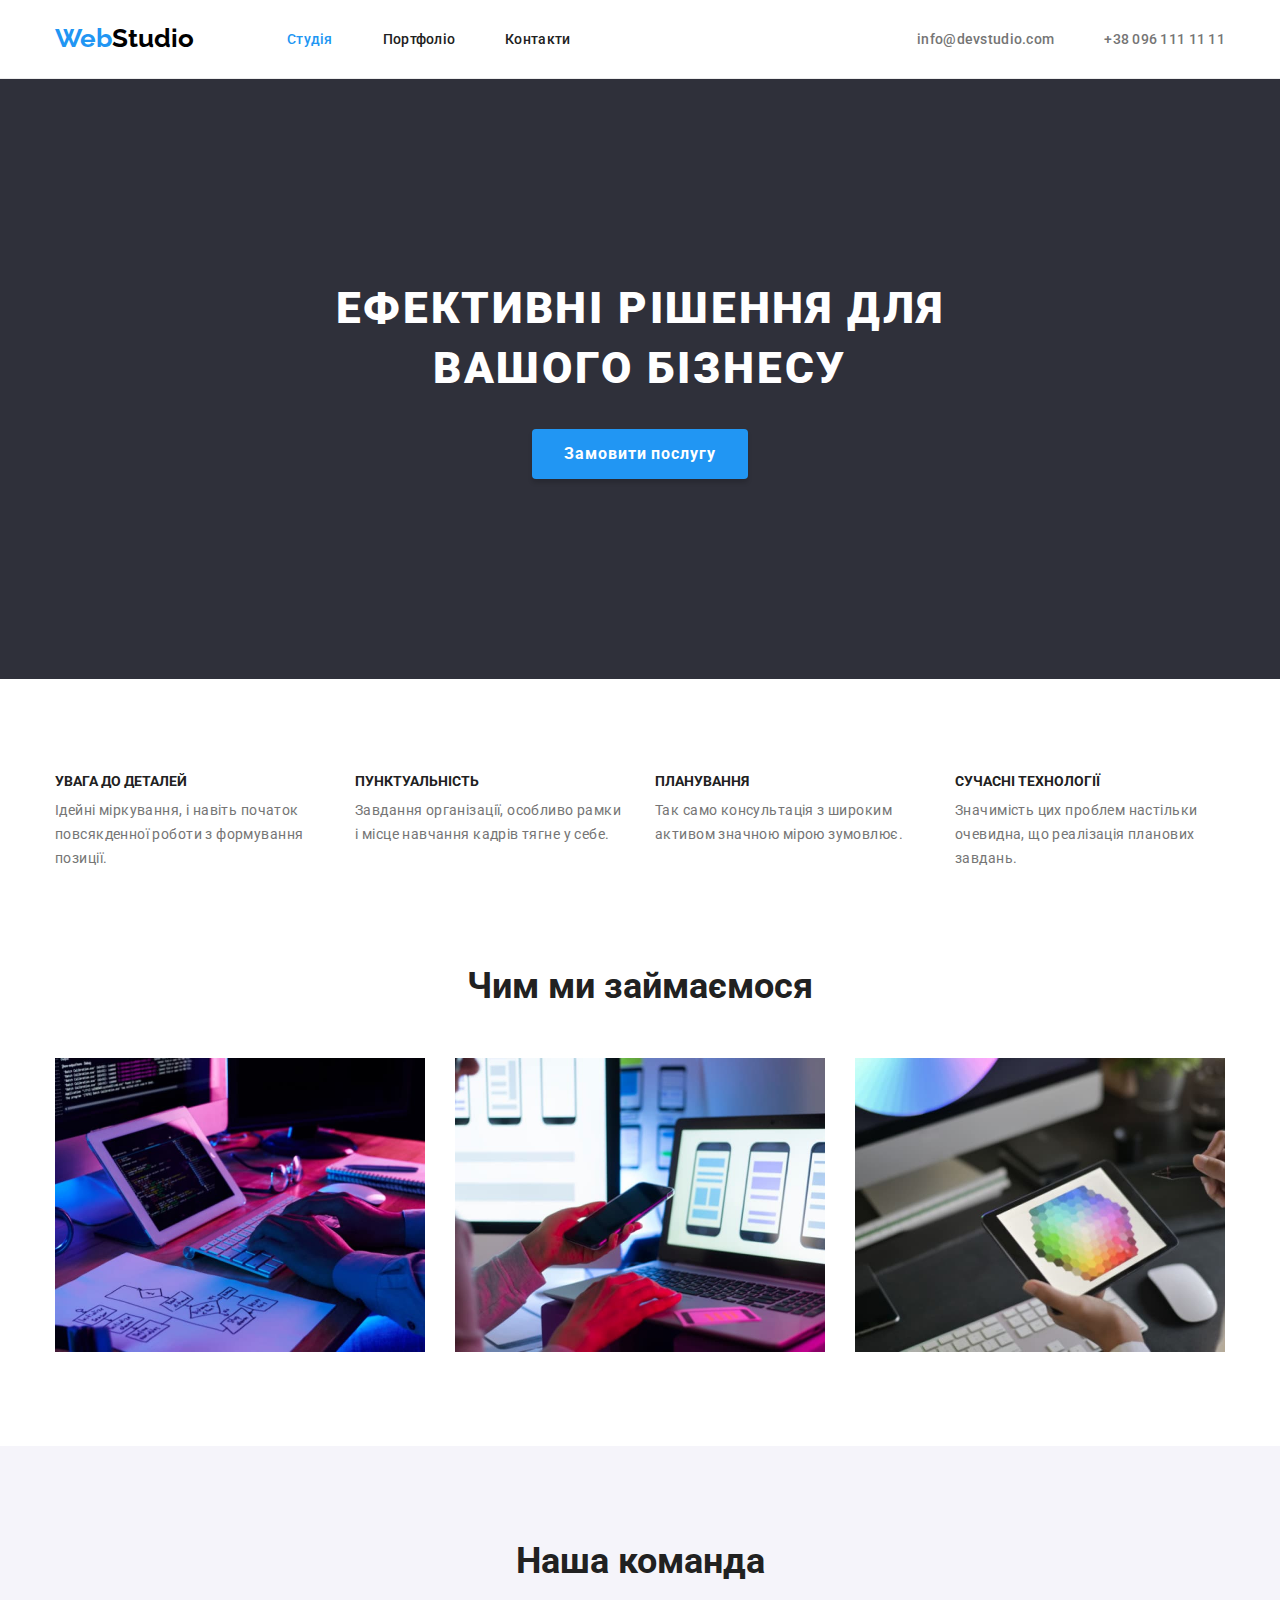
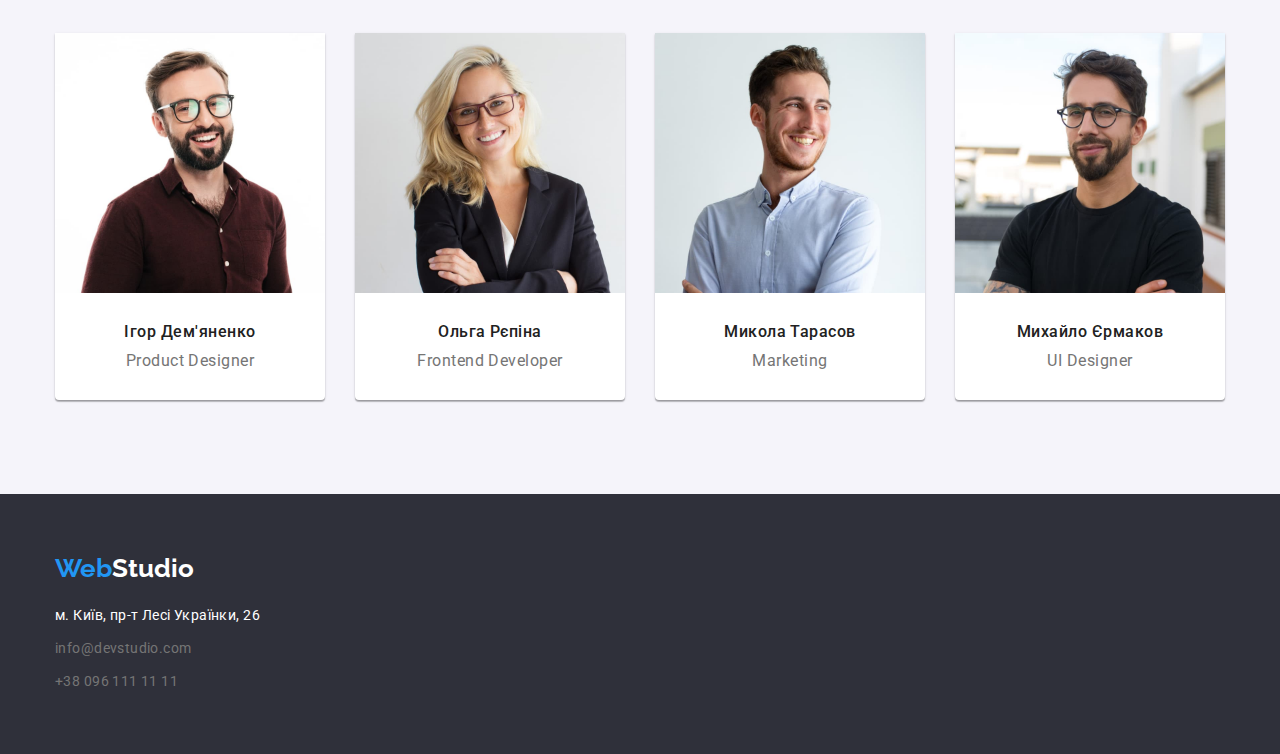
<file: index.html>
<!DOCTYPE html>
<html lang="uk">
  <head>
    <meta charset="UTF-8" />
    <meta http-equiv="X-UA-Compatible" content="IE=edge" />
    <meta name="viewport" content="width=device-width, initial-scale=1.0" />
    <link rel="preconnect" href="https://fonts.googleapis.com" />
    <link rel="preconnect" href="https://fonts.gstatic.com" crossorigin />
    <link
      href="https://fonts.googleapis.com/css2?family=Raleway:wght@700&family=Roboto:wght@400;500;700;900&display=swap"
      rel="stylesheet"
    />
    <link
      rel="stylesheet"
      href="https://cdnjs.cloudflare.com/ajax/libs/modern-normalize/1.1.0/modern-normalize.css"
      integrity="sha512-Y0MM+V6ymRKN2zStTqzQ227DWhhp4Mzdo6gnlRnuaNCbc+YN/ZH0sBCLTM4M0oSy9c9VKiCvd4Jk44aCLrNS5Q=="
      crossorigin="anonymous"
      referrerpolicy="no-referrer"
    />
    <link rel="stylesheet" href="./css/styles.css" />
    <title>WebStudio</title>
  </head>
  <body>
    <header class="index-header">
      <div class="container header-container">
        <a href="./index.html" class="logo-header"
          ><span class="active">Web</span>Studio</a
        >
        <nav>
          <ul class="list nav-items">
            <li><a href="./index.html" class="active nav-item">Студія</a></li>
            <li>
              <a href="./portfolio.html" class="nav-item black-heading"
                >Портфоліо</a
              >
            </li>
            <li><a href="" class="nav-item black-heading">Контакти</a></li>
          </ul>
        </nav>
        <ul class="list header-contacts">
          <li>
            <a href="mailto:info@devstudio.com" class="contact"
              >info@devstudio.com</a
            >
          </li>
          <li>
            <a href="tel:+380961111111" class="contact">+38 096 111 11 11</a>
          </li>
        </ul>
      </div>
    </header>
    <main>
      <section class="heading">
        <div class="container">
          <h1 class="heading-name">Ефективні рішення для вашого бізнесу</h1>
          <button type="button" class="order-btn">Замовити послугу</button>
        </div>
      </section>
      <section class="section">
        <div class="container">
          <h2 class="hidden">Переваги</h2>
          <ul class="list features-list">
            <li class="feature-card">
              <h3 class="feature-name">УВАГА ДО ДЕТАЛЕЙ</h3>
              <p class="feature-about">
                Ідейні міркування, і навіть початок повсякденної роботи з
                формування позиції.
              </p>
            </li>
            <li class="feature-card">
              <h3 class="feature-name">ПУНКТУАЛЬНІСТЬ</h3>
              <p class="feature-about">
                Завдання організації, особливо рамки і місце навчання кадрів
                тягне у себе.
              </p>
            </li>
            <li class="feature-card">
              <h3 class="feature-name">ПЛАНУВАННЯ</h3>
              <p class="feature-about">
                Так само консультація з широким активом значною мірою зумовлює.
              </p>
            </li>
            <li class="feature-card">
              <h3 class="feature-name">СУЧАСНІ ТЕХНОЛОГІЇ</h3>
              <p class="feature-about">
                Значимість цих проблем настільки очевидна, що реалізація
                планових завдань.
              </p>
            </li>
          </ul>
        </div>
      </section>
      <section class="section what-we-do">
        <div class="container">
          <h2 class="sec-heading">Чим ми займаємося</h2>
          <ul class="list programming-list">
            <li>
              <img
                src="./images/programming_1.jpg"
                alt="programming picture"
                class="sec-heading-img"
              />
            </li>
            <li>
              <img
                src="./images/programming_2.jpg"
                alt="programming picture"
                class="sec-heading-img"
              />
            </li>
            <li>
              <img
                src="./images/programming_3.jpg"
                alt="programming picture"
                class="sec-heading-img"
              />
            </li>
          </ul>
        </div>
      </section>
      <section class="main-color section">
        <div class="container">
          <h2 class="sec-heading">Наша команда</h2>
          <ul class="list team">
            <li class="team-card">
              <img
                src="./images/product_designer.jpg"
                alt="product designer"
                class="team-img"
              />
              <div class="team-about">
                <h3 class="team-name">Ігор Дем'яненко</h3>
                <p class="team-prof">Product Designer</p>
              </div>
            </li>
            <li class="team-card">
              <img
                src="./images/frontend_developer.jpg"
                alt="frontend developer"
                class="team-img"
              />
              <div class="team-about">
                <h3 class="team-name">Ольга Рєпіна</h3>
                <p class="team-prof">Frontend Developer</p>
              </div>
            </li>
            <li class="team-card">
              <img
                src="./images/marketing.jpg"
                alt="marketing"
                class="team-img"
              />
              <div class="team-about">
                <h3 class="team-name">Микола Тарасов</h3>
                <p class="team-prof">Marketing</p>
              </div>
            </li>
            <li class="team-card">
              <img
                src="./images/ui_designer.jpg"
                alt="ui designer"
                class="team-img"
              />
              <div class="team-about">
                <h3 class="team-name">Михайло Єрмаков</h3>
                <p class="team-prof">UI Designer</p>
              </div>
            </li>
          </ul>
        </div>
      </section>
    </main>
    <footer class="contacts">
      <div class="container">
        <a href=" " target="_blank" class="logo-footer"
          ><span class="active">Web</span>Studio</a
        >
        <address>
          <ul class="list">
            <li class="footer-link">
              <a
                class="link white"
                href="https://www.google.com/maps/place/Lesi+Ukrainky+Blvd,+26,+Kyiv,+02000/@50.4265841,30.5361971,17z/data=!3m1!4b1!4m5!3m4!1s0x40d4cf0e033ecbe9:0x57a4dffefec77da0!8m2!3d50.4265807!4d30.5383858"
                target="_blank"
                >м. Київ, пр-т Лесі Українки, 26</a
              >
            </li>
            <li class="footer-link">
              <a href="mailto:info@devstudio.com" class="link grey"
                >info@devstudio.com</a
              >
            </li>
            <li class="footer-link">
              <a href="tel:+380961111111" class="link grey"
                >+38 096 111 11 11</a
              >
            </li>
          </ul>
        </address>
      </div>
    </footer>
  </body>
</html>
</file>
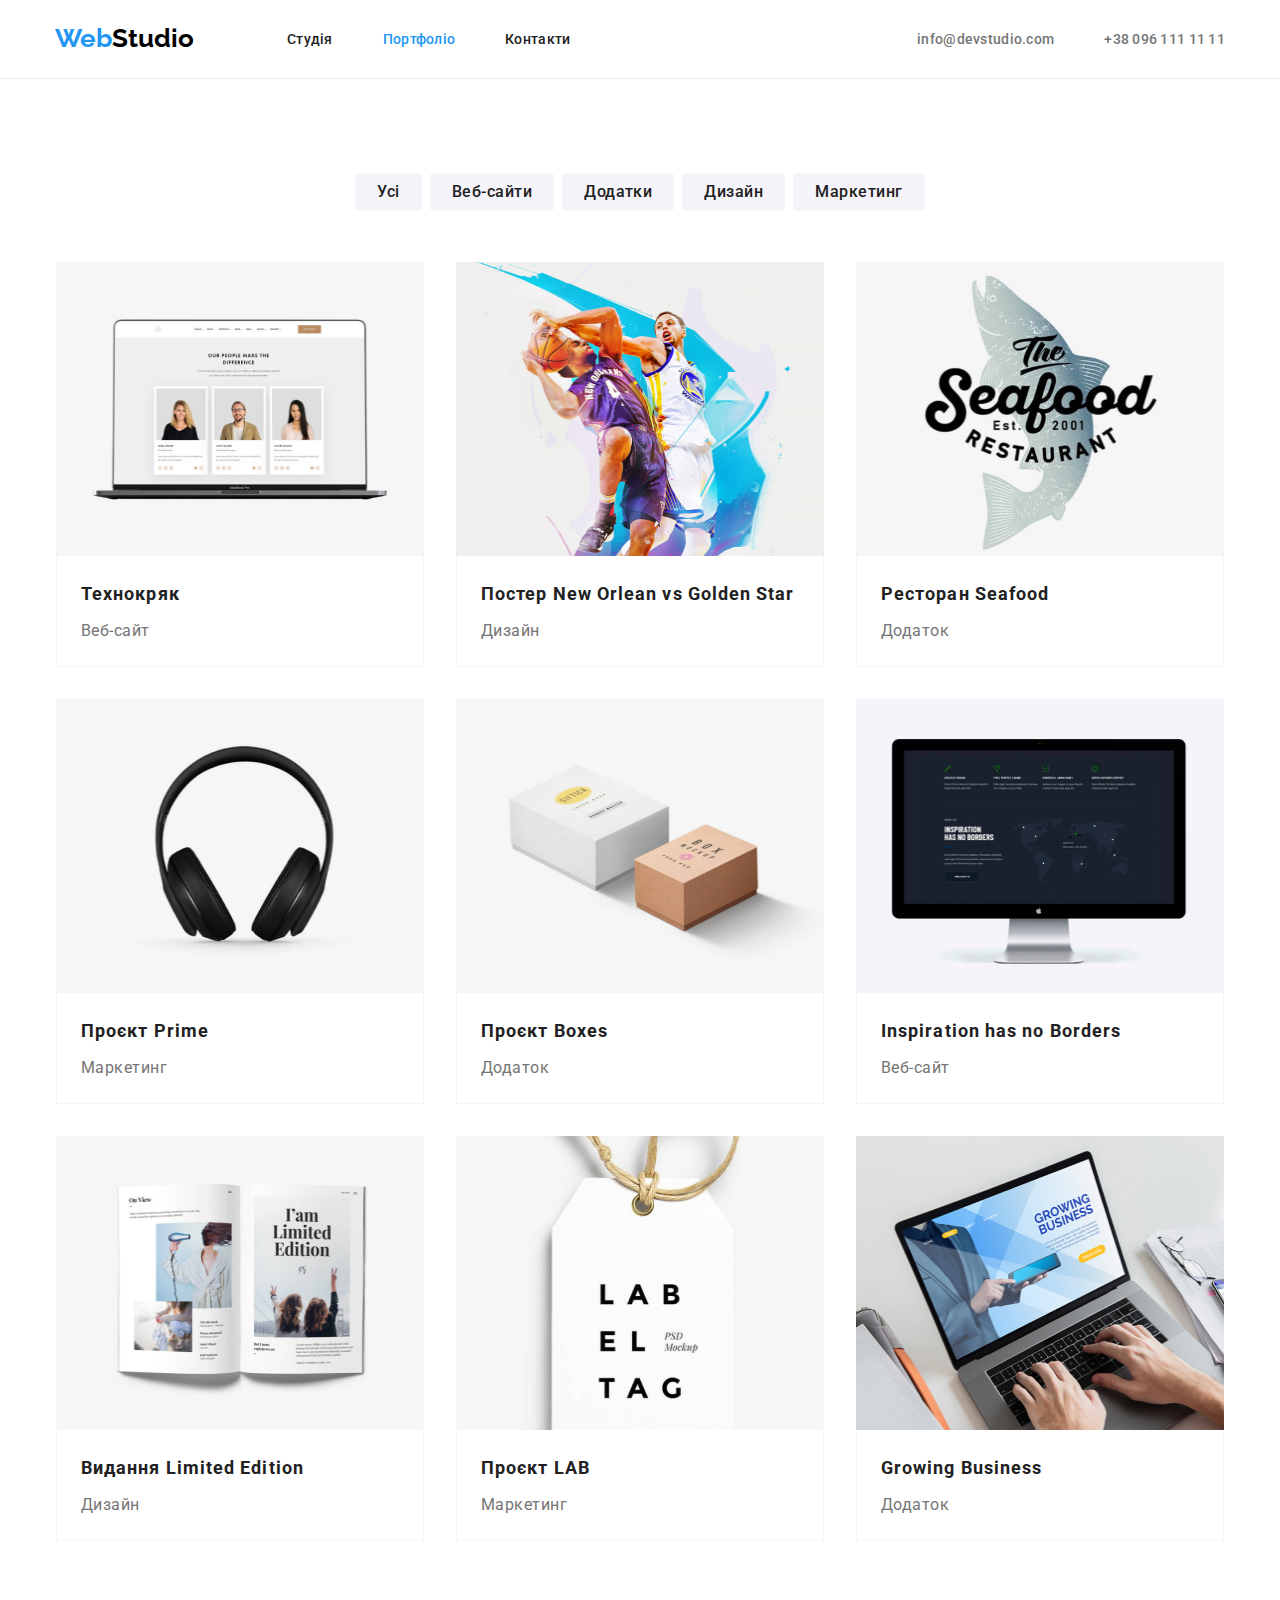
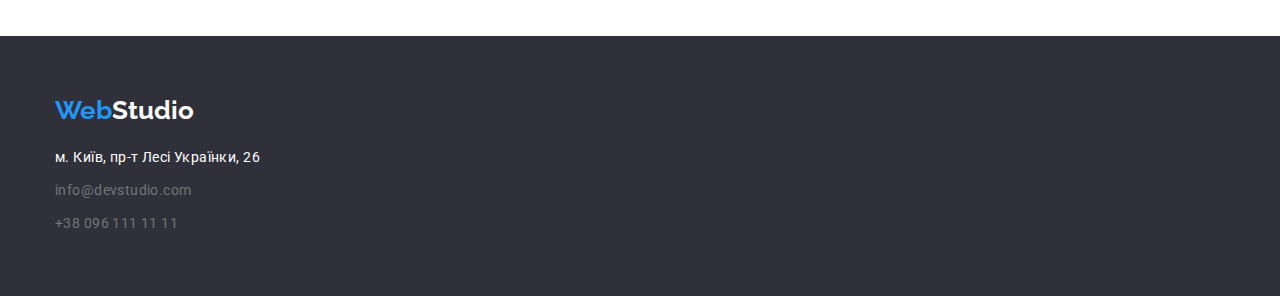
<file: portfolio.html>
<!DOCTYPE html>
<html lang="uk">
  <head>
    <meta charset="UTF-8" />
    <meta http-equiv="X-UA-Compatible" content="IE=edge" />
    <meta name="viewport" content="width=device-width, initial-scale=1.0" />
    <link rel="preconnect" href="https://fonts.googleapis.com" />
    <link rel="preconnect" href="https://fonts.gstatic.com" crossorigin />
    <link
      href="https://fonts.googleapis.com/css2?family=Raleway:wght@700&family=Roboto:wght@400;500;700;900&display=swap"
      rel="stylesheet"
    />
    <link
      rel="stylesheet"
      href="https://cdnjs.cloudflare.com/ajax/libs/modern-normalize/1.1.0/modern-normalize.css"
      integrity="sha512-Y0MM+V6ymRKN2zStTqzQ227DWhhp4Mzdo6gnlRnuaNCbc+YN/ZH0sBCLTM4M0oSy9c9VKiCvd4Jk44aCLrNS5Q=="
      crossorigin="anonymous"
      referrerpolicy="no-referrer"
    />
    <link rel="stylesheet" href="./css/styles.css" />
    <title>WebStudio</title>
  </head>
  <header class="index-header">
    <div class="container header-container">
      <a href="./index.html" class="logo-header"
        ><span class="active">Web</span>Studio</a
      >
      <nav>
        <ul class="list nav-items">
          <li>
            <a href="./index.html" class="nav-item black-heading">Студія</a>
          </li>
          <li>
            <a href="./portfolio.html" class="active nav-item">Портфоліо</a>
          </li>
          <li><a href="" class="nav-item black-heading">Контакти</a></li>
        </ul>
      </nav>
      <ul class="list header-contacts">
        <li>
          <a href="mailto:info@devstudio.com" class="contact"
            >info@devstudio.com</a
          >
        </li>
        <li>
          <a href="tel:+380961111111" class="contact">+38 096 111 11 11</a>
        </li>
      </ul>
    </div>
  </header>
  <main>
    <section class="section">
      <div class="container">
        <h1 class="hidden">Меню</h1>
        <ul class="list menu">
          <li>
            <button class="menu-btn blue" type="button">Усі</button>
          </li>
          <li>
            <button class="menu-btn main-color" type="button">Веб-сайти</button>
          </li>
          <li>
            <button class="menu-btn main-color" type="button">Додатки</button>
          </li>
          <li>
            <button class="menu-btn main-color" type="button">Дизайн</button>
          </li>
          <li>
            <button class="menu-btn main-color" type="button">Маркетинг</button>
          </li>
        </ul>
        <ul class="list projects">
          <li class="project">
            <img
              src="./images/project_1.jpg"
              alt="website on screen"
              class="project-img"
            />
            <div class="project-about">
              <h2 class="project-name">Технокряк</h2>
              <p class="project-type">Веб-сайт</p>
            </div>
          </li>
          <li class="project">
            <img
              src="./images/project_2.jpg"
              alt="basketball poster"
              class="project-img"
            />
            <div class="project-about">
              <h2 class="project-name">Постер New Orlean vs Golden Star</h2>
              <p class="project-type">Дизайн</p>
            </div>
          </li>
          <li class="project">
            <img
              src="./images/project_3.jpg"
              alt="seafood logo"
              class="project-img"
            />
            <div class="project-about">
              <h2 class="project-name">Ресторан Seafood</h2>
              <p class="project-type">Додаток</p>
            </div>
          </li>
          <li class="project">
            <img
              src="./images/project_4.jpg"
              alt="headphones"
              class="project-img"
            />
            <div class="project-about">
              <h2 class="project-name">Проєкт Prime</h2>
              <p class="project-type">Маркетинг</p>
            </div>
          </li>
          <li class="project">
            <img src="./images/project_5.jpg" alt="boxes" class="project-img" />
            <div class="project-about">
              <h2 class="project-name">Проєкт Boxes</h2>
              <p class="project-type">Додаток</p>
            </div>
          </li>
          <li class="project">
            <img
              src="./images/project_6.jpg"
              alt="website on screen"
              class="project-img"
            />
            <div class="project-about">
              <h2 class="project-name">Inspiration has no Borders</h2>
              <p class="project-type">Веб-сайт</p>
            </div>
          </li>
          <li class="project">
            <img src="./images/project_7.jpg" alt="book" class="project-img" />
            <div class="project-about">
              <h2 class="project-name">Видання Limited Edition</h2>
              <p class="project-type">Дизайн</p>
            </div>
          </li>
          <li class="project">
            <img src="./images/project_8.jpg" alt="logo" class="project-img" />
            <div class="project-about">
              <h2 class="project-name">Проєкт LAB</h2>
              <p class="project-type">Маркетинг</p>
            </div>
          </li>
          <li class="project">
            <img
              src="./images/project_9.jpg"
              alt="website on screen"
              class="project-img"
            />
            <div class="project-about">
              <h2 class="project-name">Growing Business</h2>
              <p class="project-type">Додаток</p>
            </div>
          </li>
        </ul>
      </div>
    </section>
  </main>
  <footer class="contacts">
    <div class="container">
      <a href=" " target="_blank" class="logo-footer"
        ><span class="active">Web</span>Studio</a
      >
      <address>
        <ul class="list">
          <li class="footer-link">
            <a
              class="link white"
              href="https://www.google.com/maps/place/Lesi+Ukrainky+Blvd,+26,+Kyiv,+02000/@50.4265841,30.5361971,17z/data=!3m1!4b1!4m5!3m4!1s0x40d4cf0e033ecbe9:0x57a4dffefec77da0!8m2!3d50.4265807!4d30.5383858"
              target="_blank"
              >м. Київ, пр-т Лесі Українки, 26</a
            >
          </li>
          <li class="footer-link">
            <a href="mailto:info@devstudio.com" class="link grey"
              >info@devstudio.com</a
            >
          </li>
          <li class="footer-link">
            <a href="tel:+380961111111" class="link grey">+38 096 111 11 11</a>
          </li>
        </ul>
      </address>
    </div>
  </footer>
</html>
</file>
<file: css/styles.css>
:root {
  --accent-blue: #2196f3;
  --accent-background: #2f303a;
  --black: #000;
  --black-heading: #212121;
  --font: "Roboto", Arial, sans-serif;
  --font-logo: "Raleway", Arial, sans-serif;
  --grey: #757575;
  --main-color: #f5f4fa;
  --white: #fff;
}
*,
*::after,
*::before {
  box-sizing: border-box;
}
body {
  background-color: var(--white);
  color: var(--black-heading);
  font-family: var(--font);
  font-size: 14px;
  font-style: normal;
}
h1,
h2,
h3,
p {
  margin: 0;
}
img {
  display: block;
  height: auto;
  max-width: 100%;
}
ul {
  margin: 0;
  padding: 0;
}
.active {
  color: var(--accent-blue);
}
.black-heading {
  color: var(--black-heading);
}
.blue {
  background-color: var(--accent-blue);
  border-color: var(--accent-blue);
}
.contact {
  color: var(--grey);
  font-weight: 500;
  letter-spacing: 0.02em;
  text-decoration: none;
}
.contact:hover,
.contact:focus {
  color: var(--accent-blue);
}
.contacts {
  background-color: var(--accent-background);
  padding-top: 60px;
  padding-bottom: 60px;
}
.container {
  margin: 0 auto;
  padding: 0px 15px;
  width: 1200px;
}
.feature-about {
  color: var(--grey);
  letter-spacing: 0.03em;
  line-height: 1.71;
}
.feature-card {
  width: 270px;
}
.features-list {
  display: flex;
  gap: 30px;
  padding-bottom: 0;
}
.feature-name {
  font-size: 14px;
  font-weight: 700;
  margin-bottom: 10px;
  text-transform: uppercase;
}
.footer-link {
  display: block;
}
.footer-link:not(:last-child) {
  margin-bottom: 9px;
}
.grey {
  color: var(--grey);
}
.header-contacts {
  display: flex;
  gap: 50px;
  margin-left: auto;
}
.header-container {
  align-items: center;
  display: flex;
}
.heading {
  background-color: var(--accent-background);
  padding: 200px 0px;
  text-align: center;
}
.heading-name {
  color: var(--white);
  font-size: 44px;
  font-weight: 900;
  letter-spacing: 0.06em;
  line-height: 1.36;
  margin: 0 auto 30px;
  text-transform: uppercase;
  width: 696px;
}
.hidden {
  border: 0;
  clip: rect(0 0 0 0);
  clip-path: inset(50%);
  height: 1px;
  overflow: hidden;
  padding: 0;
  position: absolute;
  margin: -1px;
  white-space: nowrap;
  width: 1px;
}
.index-header {
  border-bottom: 1px solid #ececec;
}
.link {
  font-style: normal;
  line-height: 1.71;
  letter-spacing: 0.03em;
  text-decoration: none;
}
.link:hover,
.link:focus {
  color: var(--accent-blue);
}
.list {
  list-style: none;
}
.logo-header {
  color: var(--black);
  font-family: var(--font-logo);
  font-size: 26px;
  font-weight: 700;
  margin-right: 93px;
  padding: 24px 0px;
  text-decoration: none;
}
.logo-footer {
  display: block;
  color: var(--white);
  font-size: 26px;
  font-weight: 700;
  font-family: var(--font-logo);
  margin-bottom: 20px;
  text-decoration: none;
  width: 200px;
}
.nav-item {
  font-weight: 500;
  letter-spacing: 0.02em;
  padding: 32px 0px;
  text-decoration: none;
}
.nav-item:hover,
.nav-item:focus {
  color: var(--accent-blue);
}
.nav-items {
  display: flex;
  gap: 50px;
}
.main-color {
  background-color: var(--main-color);
  border-color: var(--main-color);
}
.menu {
  display: flex;
  gap: 8px;
  justify-content: center;
  margin-bottom: 50px;
}
.menu-btn {
  font-family: var(--font);
  font-size: 16px;
  font-weight: 500;
  color: var(--black-heading);
  cursor: pointer;
  background-color: var(--main-color);
  border: none;
  border-radius: 4px;
  line-height: 1.62;
  letter-spacing: 0.03em;
  padding: 6px 22px;
}
.menu-btn:hover,
.menu-btn:focus {
  color: var(--white);
  background-color: var(--accent-blue);
}
.order-btn {
  background-color: var(--accent-blue);
  border: none;
  border-radius: 4px;
  box-shadow: 0px 4px 4px rgba(0, 0, 0, 0.15);
  color: var(--white);
  cursor: pointer;
  font-size: 16px;
  font-weight: 700;
  letter-spacing: 0.06em;
  line-height: 1.9;
  min-width: 216px;
  padding: 10px 32px;
  text-align: center;
}
.programming-list {
  display: flex;
  gap: 30px;
}
.project {
  background: var(--white);
  border: 1px solid var(--white);
  box-sizing: border-box;
  margin: 0;
  width: 370px;
}
.project-about {
  border: 1px solid var(--main-color);
  border-top: none;
  padding: 20px 24px;
}
.project-img {
  height: 294px;
  width: 370px;
}
.project-name {
  color: var(--black-heading);
  font-size: 18px;
  font-weight: 700;
  letter-spacing: 0.06em;
  line-height: 2;
}
.project-type {
  color: var(--grey);
  font-size: 16px;
  letter-spacing: 0.03em;
  line-height: 1.88;
  margin-top: 4px;
}
.projects {
  display: flex;
  flex-wrap: wrap;
  gap: 30px;
}
.section {
  padding: 94px 0;
}
.sec-heading {
  font-size: 36px;
  font-weight: 700;
  line-height: 1.2;
  margin-bottom: 50px;
  text-align: center;
}
.sec-heading-img {
  height: 294px;
  width: 370px;
}
.team {
  display: flex;
  gap: 30px;
  text-align: center;
}
.team-about {
  padding: 30px 0;
}
.team-card {
  background-color: var(--white);
  box-shadow: 0px 1px 3px rgba(0, 0, 0, 0.12), 0px 1px 1px rgba(0, 0, 0, 0.14),
    0px 2px 1px rgba(0, 0, 0, 0.2);
  border-radius: 0 0 4px 4px;
}
.team-img {
  height: 260px;
  margin-bottom: 0;
  width: 270px;
}
.team-name {
  font-weight: 500;
  font-size: 16px;
  letter-spacing: 0.03em;
  margin-bottom: 10px;
  text-align: center;
}
.team-prof {
  color: var(--grey);
  font-size: 16px;
  letter-spacing: 0.03em;
  text-align: center;
}
.what-we-do {
  padding-top: 0;
}
.white {
  color: var(--white);
}
</file>
